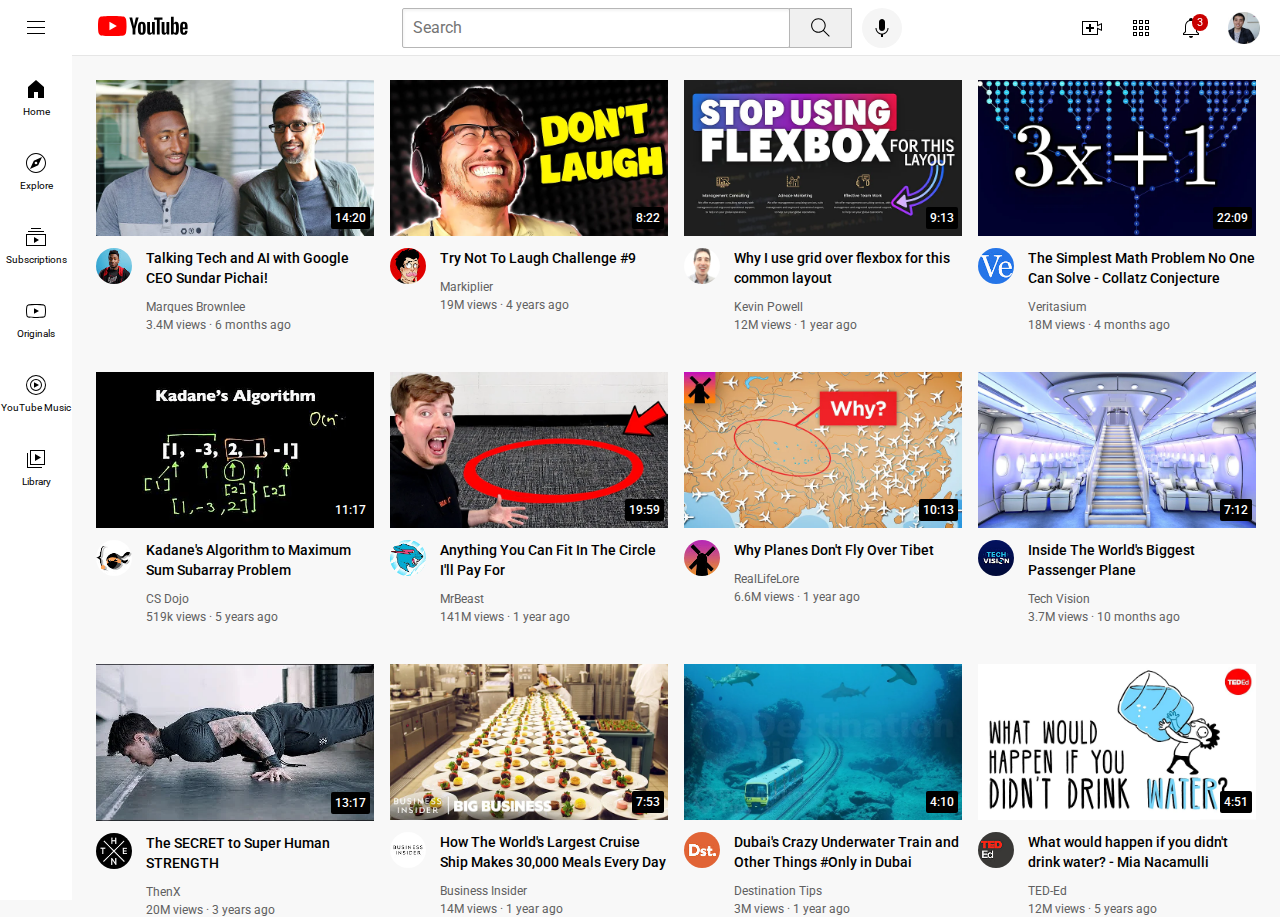
<file: index.html>
<!DOCTYPE html>
<html lang="en">
  <head>
    <link rel="preconnect" href="https://fonts.googleapis.com" />
    <link rel="preconnect" href="https://fonts.gstatic.com" crossorigin />
    <link
    href="https://fonts.googleapis.com/css2?family=Roboto:wght@400;500;700&display=swap"
    rel="stylesheet"
    />
    <link rel="icon" type="image/x-icon" href="https://i.ibb.co/y6Q0kpg/meta-image.png">
    <link rel="stylesheet" href="Styles/general.css" />
    <link rel="stylesheet" href="Styles/header.css" />
    <link rel="stylesheet" href="Styles/video.css" />
    <link rel="stylesheet" href="Styles/sidebar.css" />
    <title>YouTube Cloning</title>
  </head>
  <body>
    <header class="header">
      <div class="left-section">
        <img class="hamburger-menu" src="icons/hamburger-menu (1).svg" />
        <a href="https://www.youtube.com/" class="link">

          <img class="youtube-logo" src="icons/youtube-logo.svg" />
        </a>
      </div>
      <div class="middle-section">
        <input class="search-bar" type="search" placeholder="Search" />
        <button class="search-button">
          <img class="search-icon" src="icons/search.svg" />
          <div class="tooltip">Search</div>
        </button>
        <button class="voice-search-button">
          <img class="voice-search-icon" src="icons/voice-search-icon.svg" />
          <div class="tooltip">Search with your voice</div>
        </button>
      </div>
      <div class="right-section">
        <div class="upload-icon-container">
          <img class="upload-icon" src="icons/upload.svg" />
          <div class="tooltip">Create</div>
        </div>
        <div class="youtube-apps-icon-container">
          <img class="youtube-apps-icon" src="icons/youtube-apps.svg" />
          <div class="tooltip">YouTube apps</div>
        </div>
        <div class="notification-icon-container">
          <img class="notifications-icon" src="icons/notifications.svg" />
          <div class="notifications-count">3</div>
          <div class="tooltip">Notifications</div>
        </div>
        <img class="current-user-picture" src="channel-pics/my-channel.jpeg" />
      </div>
    </header>

    <nav class="sidebar">
      <div class="sidebar-link">
        <img class="sidebar-icon" src="icons/home.svg" />
        <div>Home</div>
      </div>
      <div class="sidebar-link">
        <img class="sidebar-icon" src="icons/explore.svg" />
        <div>Explore</div>
      </div>
      <div class="sidebar-link">
        <img class="sidebar-icon" src="icons/subscriptions.svg" />
        <div>Subscriptions</div>
      </div>
      <div class="sidebar-link">
        <img class="sidebar-icon" src="icons/originals.svg" />
        <div>Originals</div>
      </div>
      <div class="sidebar-link">
        <img class="sidebar-icon" src="icons/youtube-music.svg" />
        <div>YouTube Music</div>
      </div>
      <div class="sidebar-link">
        <img class="sidebar-icon" src="icons/library.svg" />
        <div>Library</div>
      </div>
    </nav>
    <main>
      <section class="video-grid">
        <div class="video-preview">
          <a href="https://www.youtube.com/watch?v=n2RNcPRtAiY" class="link">

            <div class="thumbnail-row">
              <img class="thumbnail" src="thumbnails/thumbnail-1.webp" />
              <div class="video-time">14:20</div>
            </div>
            <div class="video-info-grid">
              <div class="channel-pic">
                <img class="profile-pic" src="channel-pics/channel-1.jpeg" />
              </div>
              
              <div class="video-info">
                <p class="video-title">
                  Talking Tech and AI with Google CEO Sundar Pichai!
                </p>
                
          </a>
          <a href="https://www.youtube.com/c/mkbhd" class="link">

            <p class="video-author">Marques Brownlee</p>
            
            <p class="video-stats">3.4M views &#183; 6 months ago</p>
          </a>
            </div>
          </div>
        </div>

        <div class="video-preview">
          <a href="https://www.youtube.com/watch?v=mP0RAo9SKZk" class="link">

            <div class="thumbnail-row">
              <img class="thumbnail" src="thumbnails/thumbnail-2.webp" />
              <div class="video-time">8:22</div>
            </div>
            <div class="video-info-grid">
              <div class="channel-pic">
                <img class="profile-pic" src="channel-pics/channel-2.jpeg" />
              </div>
              
              <div class="video-info">
                <p class="video-title">Try Not To Laugh Challenge #9</p>
                
              </a>
              <a href="https://www.youtube.com/user/markiplierGAME" class="link">
                <p class="video-author">Markiplier</p>
                
                <p class="video-stats">19M views &#183; 4 years ago</p>
              </a>
              </div>
            </div>
          </div>
          
          <div class="video-preview">
            <a href="https://www.youtube.com/watch?v=ctHE8EXEoj8" class="link">

              <div class="thumbnail-row">
                <img class="thumbnail" src="thumbnails/thumbnail-3.webp" />
                <div class="video-time">9:13</div>
              </div>
              <div class="video-info-grid">
                <div class="channel-pic">
                  <img class="profile-pic" src="channel-pics/channel-3.jpeg" />
                </div>
                
                <div class="video-info">
                  <p class="video-title">
                    Why I use grid over flexbox for this common layout
                  </p>
                  
                </a>
                <a href="https://www.youtube.com/user/SSSniperWolf" class="link">

                  <p class="video-author">Kevin Powell</p>
                </a>
                  
                  <p class="video-stats">12M views &#183; 1 year ago</p>
            </div>
          </div>
        </div>

        <div class="video-preview">
          <a href="https://www.youtube.com/watch?v=094y1Z2wpJg" class="link">

            <div class="thumbnail-row">
              <img class="thumbnail" src="thumbnails/thumbnail-4.webp" />
              <div class="video-time">22:09</div>
            </div>
            <div class="video-info-grid">
              <div class="channel-pic">
                <img class="profile-pic" src="channel-pics/channel-4.jpeg" />
              </div>
              
              <div class="video-info">
                <p class="video-title">
                  The Simplest Math Problem No One Can Solve - Collatz Conjecture
                </p>
              </a>
              <a href="https://www.youtube.com/c/veritasium" class="link">

                <p class="video-author">Veritasium</p>
              </a>
              <p class="video-stats">18M views &#183; 4 months ago</p>
            </div>
          </div>
        </div>

        <div class="video-preview">
          <a href="https://www.youtube.com/watch?v=86CQq3pKSUw" class="link">

            <div class="thumbnail-row">
              <img class="thumbnail" src="thumbnails/thumbnail-5.webp" />
              <div class="video-time">11:17</div>
            </div>
            <div class="video-info-grid">
              <div class="channel-pic">
                <img class="profile-pic" src="channel-pics/channel-5.jpeg" />
              </div>
              
              <div class="video-info">
                <p class="video-title">
                  Kadane's Algorithm to Maximum Sum Subarray Problem
                </p>
              </a>
                <a href="https://www.youtube.com/c/CSDojo" class="link">

                  <p class="video-author">CS Dojo</p>
                </a>
                
                <p class="video-stats">519k views &#183; 5 years ago</p>
              </div>
            </div>
          </div>
          
          <div class="video-preview">
            <a href="https://www.youtube.com/watch?v=yXWw0_UfSFg" class="link">

              <div class="thumbnail-row">
                <img class="thumbnail" src="thumbnails/thumbnail-6.webp" />
                <div class="video-time">19:59</div>
              </div>
              <div class="video-info-grid">
                <div class="channel-pic">
                  <img class="profile-pic" src="channel-pics/channel-6.jpeg" />
                </div>
                
                <div class="video-info">
                  <p class="video-title">
                    Anything You Can Fit In The Circle I'll Pay For
                  </p>
                </a>
                  <a href="https://www.youtube.com/channel/UCX6OQ3DkcsbYNE6H8uQQuVA" class="link">

                    <p class="video-author">MrBeast</p>
                  </a>

              <p class="video-stats">141M views &#183; 1 year ago</p>
            </div>
          </div>
        </div>

        <div class="video-preview">
          <a href="https://www.youtube.com/watch?v=fNVa1qMbF9Y" class="link">

            <div class="thumbnail-row">
              <img class="thumbnail" src="thumbnails/thumbnail-7.webp" />
              <div class="video-time">10:13</div>
            </div>
            <div class="video-info-grid">
              <div class="channel-pic">
                <img class="profile-pic" src="channel-pics/channel-7.jpeg" />
              </div>
              
              <div class="video-info">
              <p class="video-title">Why Planes Don't Fly Over Tibet</p>
            </a>
              <a href="https://www.youtube.com/channel/UCP5tjEmvPItGyLhmjdwP7Ww" class="link">

                <p class="video-author">RealLifeLore</p>
              </a>
              
              <p class="video-stats">6.6M views &#183; 1 year ago</p>
            </div>
          </div>
        </div>

        <div class="video-preview">
          <a href="https://www.youtube.com/watch?v=lFm4EM1juls" class="link">

            <div class="thumbnail-row">
              <img class="thumbnail" src="thumbnails/thumbnail-8.webp" />
              <div class="video-time">7:12</div>
            </div>
            <div class="video-info-grid">
              <div class="channel-pic">
                <img class="profile-pic" src="channel-pics/channel-8.jpeg" />
              </div>
              
              <div class="video-info">
                <p class="video-title">
                  Inside The World's Biggest Passenger Plane
                </p>
              </a>
              <a href="https://www.youtube.com/channel/UCHAK6CyegY22Zj2GWrcaIxg" class="link">

                <p class="video-author">Tech Vision</p>
              </a>

              <p class="video-stats">3.7M views &#183; 10 months ago</p>
            </div>
          </div>
        </div>

        <div class="video-preview">
          <a href="https://www.youtube.com/watch?v=ixmxOlcrlUc" class="link">

            <div class="thumbnail-row">
              <img class="thumbnail" src="thumbnails/thumbnail-9.webp" />
              <div class="video-time">13:17</div>
            </div>
            <div class="video-info-grid">
              <div class="channel-pic">
                <img class="profile-pic" src="channel-pics/channel-9.jpeg" />
              </div>

            <div class="video-info">
              <p class="video-title">The SECRET to Super Human STRENGTH</p>
            </a>
              <a href="https://www.youtube.com/c/OFFICIALTHENXSTUDIOS" class="link">

                <p class="video-author">ThenX</p>
              </a>
              
              <p class="video-stats">20M views &#183; 3 years ago</p>
            </div>
          </div>
        </div>
        
        <div class="video-preview">
          <a href="https://www.youtube.com/watch?v=R2vXbFp5C9o" class="link">

            <div class="thumbnail-row">
              <img class="thumbnail" src="thumbnails/thumbnail-10.webp" />
              <div class="video-time">7:53</div>
            </div>
            <div class="video-info-grid">
              <div class="channel-pic">
                <img class="profile-pic" src="channel-pics/channel-10.jpeg" />
              </div>
              
              <div class="video-info">
                <p class="video-title">
                  How The World's Largest Cruise Ship Makes 30,000 Meals Every Day
                </p>
              </a>
              <a href="https://www.youtube.com/user/businessinsider" class="link">

                <p class="video-author">Business Insider</p>
              </a>

              <p class="video-stats">14M views &#183; 1 year ago</p>
            </div>
          </div>
        </div>

        <div class="video-preview">
          <a href="https://www.youtube.com/watch?v=0nZuYyXET3s" class="link">

            <div class="thumbnail-row">
              <img class="thumbnail" src="thumbnails/thumbnail-11.webp" />
              <div class="video-time">4:10</div>
            </div>
            <div class="video-info-grid">
              <div class="channel-pic">
                <img class="profile-pic" src="channel-pics/channel-11.jpeg" />
              </div>

              <div class="video-info">
                <p class="video-title">
                  Dubai's Crazy Underwater Train and Other Things #Only in Dubai
              </p>
            </a>
              <a href="https://www.youtube.com/c/Destinationtips" class="link">

                <p class="video-author">Destination Tips</p>
              </a>
              
              <p class="video-stats">3M views &#183; 1 year ago</p>
            </div>
          </div>
        </div>

        <div class="video-preview">
          <a href="https://www.youtube.com/watch?v=9iMGFqMmUFs" class="link">

            <div class="thumbnail-row">
              <img class="thumbnail" src="thumbnails/thumbnail-12.webp" />
              <div class="video-time">4:51</div>
            </div>
          <div class="video-info-grid">
            <div class="channel-pic">
              <img class="profile-pic" src="channel-pics/channel-12.jpeg" />
            </div>
            
            <div class="video-info">
              <p class="video-title">
                What would happen if you didn't drink water? - Mia Nacamulli
              </p>
            </a>
              <a href="https://www.youtube.com/teded" class="link">

                <p class="video-author">TED-Ed</p>
              </a>
              
              <p class="video-stats">12M views &#183; 5 years ago</p>
            </div>
          </div>
        </div>
      </section>
    </main>
  </body>
</html>
</file>
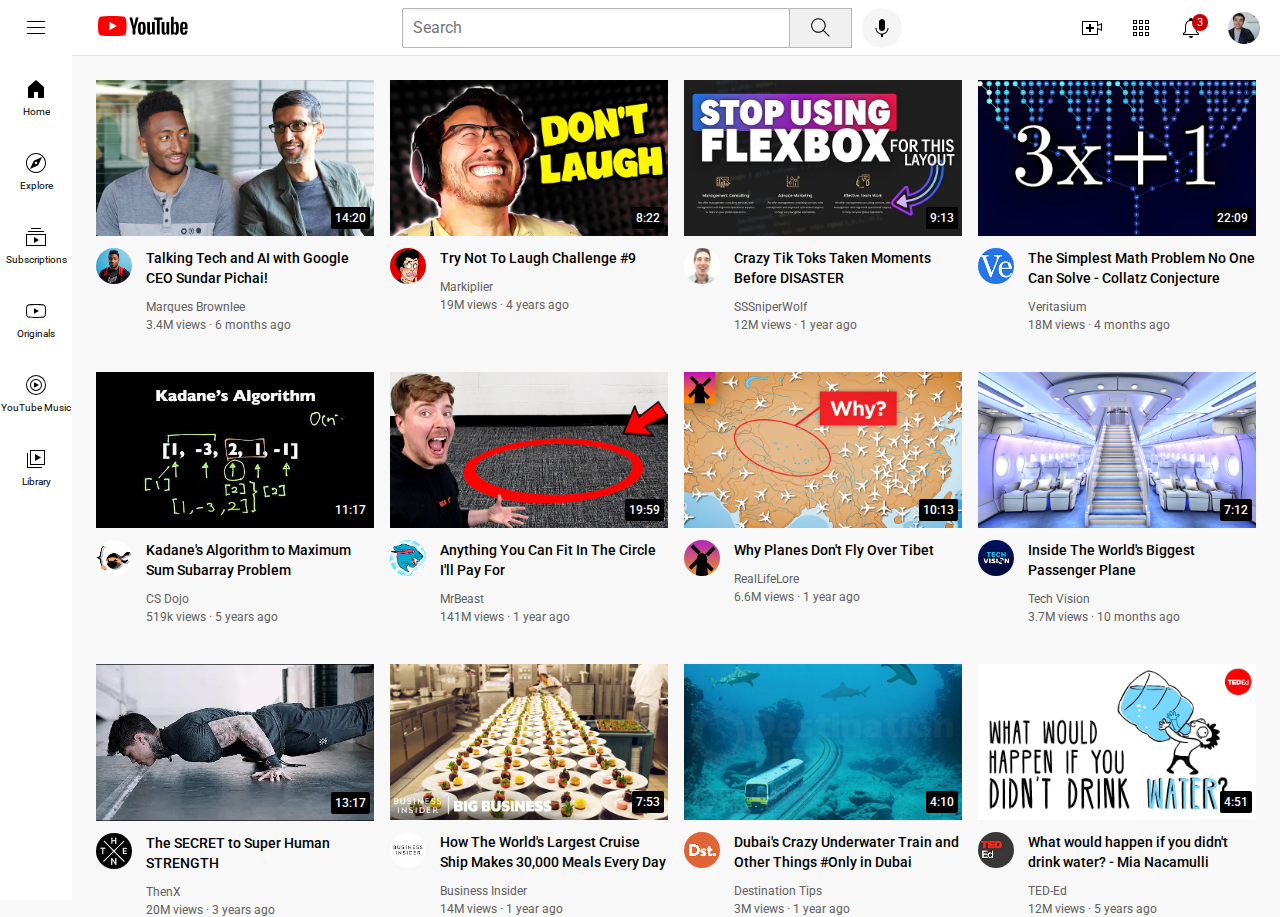
<file: YouTube.html>
<!DOCTYPE html>
<html lang="en">
  <head>
    <title>YouTube</title>
    <link rel="preconnect" href="https://fonts.googleapis.com" />
    <link rel="preconnect" href="https://fonts.gstatic.com" crossorigin />
    <link
      href="https://fonts.googleapis.com/css2?family=Roboto:wght@400;500;700&display=swap"
      rel="stylesheet"
    />
    <link rel="stylesheet" href="Styles/general.css" />
    <link rel="stylesheet" href="Styles/header.css" />
    <link rel="stylesheet" href="Styles/video.css" />
    <link rel="stylesheet" href="Styles/sidebar.css" />
  </head>
  <body>
    <header class="header">
      <div class="left-section">
        <img class="hamburger-menu" src="icons/hamburger-menu (1).svg" />
        <a href="https://www.youtube.com/" class="link">

          <img class="youtube-logo" src="icons/youtube-logo.svg" />
        </a>
      </div>
      <div class="middle-section">
        <input class="search-bar" type="search" placeholder="Search" />
        <button class="search-button">
          <img class="search-icon" src="icons/search.svg" />
          <div class="tooltip">Search</div>
        </button>
        <button class="voice-search-button">
          <img class="voice-search-icon" src="icons/voice-search-icon.svg" />
          <div class="tooltip">Search with your voice</div>
        </button>
      </div>
      <div class="right-section">
        <div class="upload-icon-container">
          <img class="upload-icon" src="icons/upload.svg" />
          <div class="tooltip">Create</div>
        </div>
        <div class="youtube-apps-icon-container">
          <img class="youtube-apps-icon" src="icons/youtube-apps.svg" />
          <div class="tooltip">YouTube apps</div>
        </div>
        <div class="notification-icon-container">
          <img class="notifications-icon" src="icons/notifications.svg" />
          <div class="notifications-count">3</div>
          <div class="tooltip">Notifications</div>
        </div>
        <img class="current-user-picture" src="channel-pics/my-channel.jpeg" />
      </div>
    </header>

    <nav class="sidebar">
      <div class="sidebar-link">
        <img class="sidebar-icon" src="icons/home.svg" />
        <div>Home</div>
      </div>
      <div class="sidebar-link">
        <img class="sidebar-icon" src="icons/explore.svg" />
        <div>Explore</div>
      </div>
      <div class="sidebar-link">
        <img class="sidebar-icon" src="icons/subscriptions.svg" />
        <div>Subscriptions</div>
      </div>
      <div class="sidebar-link">
        <img class="sidebar-icon" src="icons/originals.svg" />
        <div>Originals</div>
      </div>
      <div class="sidebar-link">
        <img class="sidebar-icon" src="icons/youtube-music.svg" />
        <div>YouTube Music</div>
      </div>
      <div class="sidebar-link">
        <img class="sidebar-icon" src="icons/library.svg" />
        <div>Library</div>
      </div>
    </nav>
    <main>
      <section class="video-grid">
        <div class="video-preview">
          <a href="https://www.youtube.com/watch?v=n2RNcPRtAiY" class="link">

            <div class="thumbnail-row">
              <img class="thumbnail" src="thumbnails/thumbnail-1.webp" />
              <div class="video-time">14:20</div>
            </div>
            <div class="video-info-grid">
              <div class="channel-pic">
                <img class="profile-pic" src="channel-pics/channel-1.jpeg" />
              </div>
              
              <div class="video-info">
                <p class="video-title">
                  Talking Tech and AI with Google CEO Sundar Pichai!
                </p>
                
          </a>
          <a href="https://www.youtube.com/c/mkbhd" class="link">

            <p class="video-author">Marques Brownlee</p>
            
            <p class="video-stats">3.4M views &#183; 6 months ago</p>
          </a>
            </div>
          </div>
        </div>

        <div class="video-preview">
          <a href="https://www.youtube.com/watch?v=mP0RAo9SKZk" class="link">

            <div class="thumbnail-row">
              <img class="thumbnail" src="thumbnails/thumbnail-2.webp" />
              <div class="video-time">8:22</div>
            </div>
            <div class="video-info-grid">
              <div class="channel-pic">
                <img class="profile-pic" src="channel-pics/channel-2.jpeg" />
              </div>
              
              <div class="video-info">
                <p class="video-title">Try Not To Laugh Challenge #9</p>
                
              </a>
              <a href="https://www.youtube.com/user/markiplierGAME" class="link">
                <p class="video-author">Markiplier</p>
                
                <p class="video-stats">19M views &#183; 4 years ago</p>
              </a>
              </div>
            </div>
          </div>
          
          <div class="video-preview">
            <a href="https://www.youtube.com/watch?v=FgjPQQeTh1w" class="link">

              <div class="thumbnail-row">
                <img class="thumbnail" src="thumbnails/thumbnail-3.webp" />
                <div class="video-time">9:13</div>
              </div>
              <div class="video-info-grid">
                <div class="channel-pic">
                  <img class="profile-pic" src="channel-pics/channel-3.jpeg" />
                </div>
                
                <div class="video-info">
                  <p class="video-title">
                    Crazy Tik Toks Taken Moments Before DISASTER
                  </p>
                  
                </a>
                <a href="https://www.youtube.com/user/SSSniperWolf" class="link">

                  <p class="video-author">SSSniperWolf</p>
                </a>
                  
                  <p class="video-stats">12M views &#183; 1 year ago</p>
            </div>
          </div>
        </div>

        <div class="video-preview">
          <a href="https://www.youtube.com/watch?v=094y1Z2wpJg" class="link">

            <div class="thumbnail-row">
              <img class="thumbnail" src="thumbnails/thumbnail-4.webp" />
              <div class="video-time">22:09</div>
            </div>
            <div class="video-info-grid">
              <div class="channel-pic">
                <img class="profile-pic" src="channel-pics/channel-4.jpeg" />
              </div>
              
              <div class="video-info">
                <p class="video-title">
                  The Simplest Math Problem No One Can Solve - Collatz Conjecture
                </p>
              </a>
              <a href="https://www.youtube.com/c/veritasium" class="link">

                <p class="video-author">Veritasium</p>
              </a>
              <p class="video-stats">18M views &#183; 4 months ago</p>
            </div>
          </div>
        </div>

        <div class="video-preview">
          <a href="https://www.youtube.com/watch?v=86CQq3pKSUw" class="link">

            <div class="thumbnail-row">
              <img class="thumbnail" src="thumbnails/thumbnail-5.webp" />
              <div class="video-time">11:17</div>
            </div>
            <div class="video-info-grid">
              <div class="channel-pic">
                <img class="profile-pic" src="channel-pics/channel-5.jpeg" />
              </div>
              
              <div class="video-info">
                <p class="video-title">
                  Kadane's Algorithm to Maximum Sum Subarray Problem
                </p>
              </a>
                <a href="https://www.youtube.com/c/CSDojo" class="link">

                  <p class="video-author">CS Dojo</p>
                </a>
                
                <p class="video-stats">519k views &#183; 5 years ago</p>
              </div>
            </div>
          </div>
          
          <div class="video-preview">
            <a href="https://www.youtube.com/watch?v=yXWw0_UfSFg" class="link">

              <div class="thumbnail-row">
                <img class="thumbnail" src="thumbnails/thumbnail-6.webp" />
                <div class="video-time">19:59</div>
              </div>
              <div class="video-info-grid">
                <div class="channel-pic">
                  <img class="profile-pic" src="channel-pics/channel-6.jpeg" />
                </div>
                
                <div class="video-info">
                  <p class="video-title">
                    Anything You Can Fit In The Circle I'll Pay For
                  </p>
                </a>
                  <a href="https://www.youtube.com/channel/UCX6OQ3DkcsbYNE6H8uQQuVA" class="link">

                    <p class="video-author">MrBeast</p>
                  </a>

              <p class="video-stats">141M views &#183; 1 year ago</p>
            </div>
          </div>
        </div>

        <div class="video-preview">
          <a href="https://www.youtube.com/watch?v=fNVa1qMbF9Y" class="link">

            <div class="thumbnail-row">
              <img class="thumbnail" src="thumbnails/thumbnail-7.webp" />
              <div class="video-time">10:13</div>
            </div>
            <div class="video-info-grid">
              <div class="channel-pic">
                <img class="profile-pic" src="channel-pics/channel-7.jpeg" />
              </div>
              
              <div class="video-info">
              <p class="video-title">Why Planes Don't Fly Over Tibet</p>
            </a>
              <a href="https://www.youtube.com/channel/UCP5tjEmvPItGyLhmjdwP7Ww" class="link">

                <p class="video-author">RealLifeLore</p>
              </a>
              
              <p class="video-stats">6.6M views &#183; 1 year ago</p>
            </div>
          </div>
        </div>

        <div class="video-preview">
          <a href="https://www.youtube.com/watch?v=lFm4EM1juls" class="link">

            <div class="thumbnail-row">
              <img class="thumbnail" src="thumbnails/thumbnail-8.webp" />
              <div class="video-time">7:12</div>
            </div>
            <div class="video-info-grid">
              <div class="channel-pic">
                <img class="profile-pic" src="channel-pics/channel-8.jpeg" />
              </div>
              
              <div class="video-info">
                <p class="video-title">
                  Inside The World's Biggest Passenger Plane
                </p>
              </a>
              <a href="https://www.youtube.com/channel/UCHAK6CyegY22Zj2GWrcaIxg" class="link">

                <p class="video-author">Tech Vision</p>
              </a>

              <p class="video-stats">3.7M views &#183; 10 months ago</p>
            </div>
          </div>
        </div>

        <div class="video-preview">
          <a href="https://www.youtube.com/watch?v=ixmxOlcrlUc" class="link">

            <div class="thumbnail-row">
              <img class="thumbnail" src="thumbnails/thumbnail-9.webp" />
              <div class="video-time">13:17</div>
            </div>
            <div class="video-info-grid">
              <div class="channel-pic">
                <img class="profile-pic" src="channel-pics/channel-9.jpeg" />
              </div>

            <div class="video-info">
              <p class="video-title">The SECRET to Super Human STRENGTH</p>
            </a>
              <a href="https://www.youtube.com/c/OFFICIALTHENXSTUDIOS" class="link">

                <p class="video-author">ThenX</p>
              </a>
              
              <p class="video-stats">20M views &#183; 3 years ago</p>
            </div>
          </div>
        </div>
        
        <div class="video-preview">
          <a href="https://www.youtube.com/watch?v=R2vXbFp5C9o" class="link">

            <div class="thumbnail-row">
              <img class="thumbnail" src="thumbnails/thumbnail-10.webp" />
              <div class="video-time">7:53</div>
            </div>
            <div class="video-info-grid">
              <div class="channel-pic">
                <img class="profile-pic" src="channel-pics/channel-10.jpeg" />
              </div>
              
              <div class="video-info">
                <p class="video-title">
                  How The World's Largest Cruise Ship Makes 30,000 Meals Every Day
                </p>
              </a>
              <a href="https://www.youtube.com/user/businessinsider" class="link">

                <p class="video-author">Business Insider</p>
              </a>

              <p class="video-stats">14M views &#183; 1 year ago</p>
            </div>
          </div>
        </div>

        <div class="video-preview">
          <a href="https://www.youtube.com/watch?v=0nZuYyXET3s" class="link">

            <div class="thumbnail-row">
              <img class="thumbnail" src="thumbnails/thumbnail-11.webp" />
              <div class="video-time">4:10</div>
            </div>
            <div class="video-info-grid">
              <div class="channel-pic">
                <img class="profile-pic" src="channel-pics/channel-11.jpeg" />
              </div>

              <div class="video-info">
                <p class="video-title">
                  Dubai's Crazy Underwater Train and Other Things #Only in Dubai
              </p>
            </a>
              <a href="https://www.youtube.com/c/Destinationtips" class="link">

                <p class="video-author">Destination Tips</p>
              </a>
              
              <p class="video-stats">3M views &#183; 1 year ago</p>
            </div>
          </div>
        </div>

        <div class="video-preview">
          <a href="https://www.youtube.com/watch?v=9iMGFqMmUFs" class="link">

            <div class="thumbnail-row">
              <img class="thumbnail" src="thumbnails/thumbnail-12.webp" />
              <div class="video-time">4:51</div>
            </div>
          <div class="video-info-grid">
            <div class="channel-pic">
              <img class="profile-pic" src="channel-pics/channel-12.jpeg" />
            </div>
            
            <div class="video-info">
              <p class="video-title">
                What would happen if you didn't drink water? - Mia Nacamulli
              </p>
            </a>
              <a href="https://www.youtube.com/teded" class="link">

                <p class="video-author">TED-Ed</p>
              </a>
              
              <p class="video-stats">12M views &#183; 5 years ago</p>
            </div>
          </div>
        </div>
      </section>
    </main>
  </body>
</html>
</file>
<file: Styles/general.css>
p{
  margin-top: 0;
  margin-bottom: 0;
}

body{
  font-family: Roboto,Arial;
  margin: 0;
  padding-top: 80px;
  padding-left: 96px;
  padding-right: 24px;
  background-color: rgb(248, 248, 248);
}
</file>
<file: Styles/header.css>
.header{
  height: 55px;
  display: flex;
  flex-direction: row;
  justify-content: space-between;
  position: fixed;
  top: 0;
  left: 0;
  right: 0;
  background-color: white;
  border-bottom-width: 1px;
  border-bottom-style: solid;
  border-bottom-color: rgb(230, 230, 230);
  z-index: 100;
}

.left-section{
  display: flex;
  align-items: center;
}

.hamburger-menu{
  height: 24px;
  margin-right: 50px;
  margin-left: 24px;
  cursor: pointer;
}

.youtube-logo{
  height: 20px;
  cursor: pointer;
}

.middle-section{
  flex: 1;
  display: flex;
  margin-left:70px ;
  margin-right: 35px;
  max-width: 500px;
  align-items: center;
}

.search-bar{
  flex: 1 ;
  height: 40px;
  padding-left: 10px;
  font-size: 16px;
  border: 1px solid rgb(182, 182, 182);
  border-radius: 2px;
  box-shadow: inset 1px 2px 3px rgba(0, 0, 0, 0.05);
  width: 0; 

}

input[type="Search"]::-webkit-search-cancel-button {
  -webkit-appearance: none;
  appearance: none;
}

.search-bar::placeholder{
   font-family: Roboto, Arial;
   font-size: 16px;
}

.search-button{
  height: 40px;
  width: 63px;
  background-color: rgb(240, 240, 240);
  border-width: 1px;
  border-style: solid;
  border-color:rgb(182, 182, 182); ;
  margin-left: -1px;
  margin-right: 10px;
  position: relative;
}

.search-button,
.voice-search-button,
.upload-icon-container,
.youtube-apps-icon-container,
.notification-icon-container{
  position: relative;
  display: flex;
  justify-content: center;
  align-items: center;
  cursor: pointer;
}


.search-button .tooltip,
.voice-search-button .tooltip,
.upload-icon-container .tooltip,
.youtube-apps-icon-container .tooltip,
.notification-icon-container .tooltip{
  font-family: Roboto, Arial;
  position: absolute;
  background-color: gray;
  color: white;
  padding-top: 4px;
  padding-bottom: 4px;
  padding-left: 8px;
  padding-right: 8px;
  border-radius: 2px;
  font-size: 12px;
  bottom: -30px;
  opacity: 0;
  transition: opacity 0.15s;
  pointer-events: none;
  white-space: nowrap;
}
.search-button:hover .tooltip,
.voice-search-button:hover .tooltip,
.upload-icon-container:hover .tooltip,
.youtube-apps-icon-container:hover .tooltip,
.notification-icon-container:hover .tooltip{
  opacity: 1;
}

.search-icon{
  height: 25px;
}

.voice-search-icon{
  height: 24px;
}

.voice-search-button{
  height: 40px;
  width: 40px;
  border-radius: 20px;
  border: none;
  background-color: rgb(245, 245, 245);
}

.right-section{
  width: 180px;
  margin-right: 20px;
  display: flex;
  align-items: center;
  justify-content: space-between;
  flex-shrink: 0;
}

.upload-icon{
  height: 24px;
}

.youtube-apps-icon{
  height: 24px;
}

.notifications-icon{
  height: 24px;
}

.notification-icon-container{
  position: relative;
}
 
.notifications-count{
  position: absolute;
  top: -2px;
  right: -5px;
  background-color: rgb(201, 0, 0);
  color: white;
  font-family: Roboto,Arial;
  font-size: 11px;
  padding-left: 5px;
  padding-right: 5px;
  padding-top: 2px ;
  padding-bottom: 2px;
  border-radius: 10px;

}

.current-user-picture{
  height: 32px;
  border-radius: 16;
  cursor: pointer;
}
</file>
<file: Styles/video.css>
.thumbnail{
  width: 100%;
  
}

.link {
  text-decoration: none;
  color: inherit;
  font-family: inherit;
  font-size: inherit;
  font-weight: inherit;
  line-height: inherit;
}


.video-title{
  margin-top: 0;
  font-size: 14px;
  font-weight: 500;
  line-height: 20px;
  margin-bottom: 12px;
}

.thumbnail-row{
  margin-bottom: 8px;
  position: relative;
}

.video-info-grid{
  display: grid;
  grid-template-columns: 50px 1fr;
}


.profile-pic{
  width: 36px;
  border-radius: 40px;
}

.video-author,
.video-stats{
  font-size: 12px;
  color: rgb(96, 96, 96) ;
}

.video-author{
  margin-bottom: 4px;
}

.video-grid{
  display: grid;
  grid-template-columns: 1fr 1fr 1fr;
  column-gap: 16px;
  row-gap: 40px;
}

@media (max-width: 750px){
  .video-grid{
    grid-template-columns: 1fr 1fr;
  }
}
@media (min-width:751px) and (max-width: 999px){
  .video-grid{
    grid-template-columns: 1fr 1fr 1fr;
  }
}
@media (min-width: 1000px){
  .video-grid{
    grid-template-columns: 1fr 1fr 1fr 1fr;
  }
}


.video-time{
  font-family: Roboto,Arial;
  font-size: 12px;
  font-weight: 500;
  padding: 4px; 
  border-radius: 2px;
  background-color: black;
  color: white;
  position: absolute;
  bottom: 11px;
  right: 4px;
}
</file>
<file: Styles/sidebar.css>
.sidebar{
  position: fixed;
  left: 0;
  bottom: 0;
  top: 55px;
  background-color: white;
  width: 72px;
  z-index: 200;
  padding-top: 5px;
}

.sidebar-link{
  height: 74px;
  display: flex;
  justify-content: center;
  align-items: center;
  flex-direction: column;
  cursor: pointer;
}

.sidebar-link:hover{
  background-color: rgb(236, 236, 236);
}

.sidebar-link img{
  height: 24px;
  margin-bottom: 5px;

}

.sidebar-link div{
  font-family: Roboto, Arial; 
  font-size: 10px;
}
</file>
